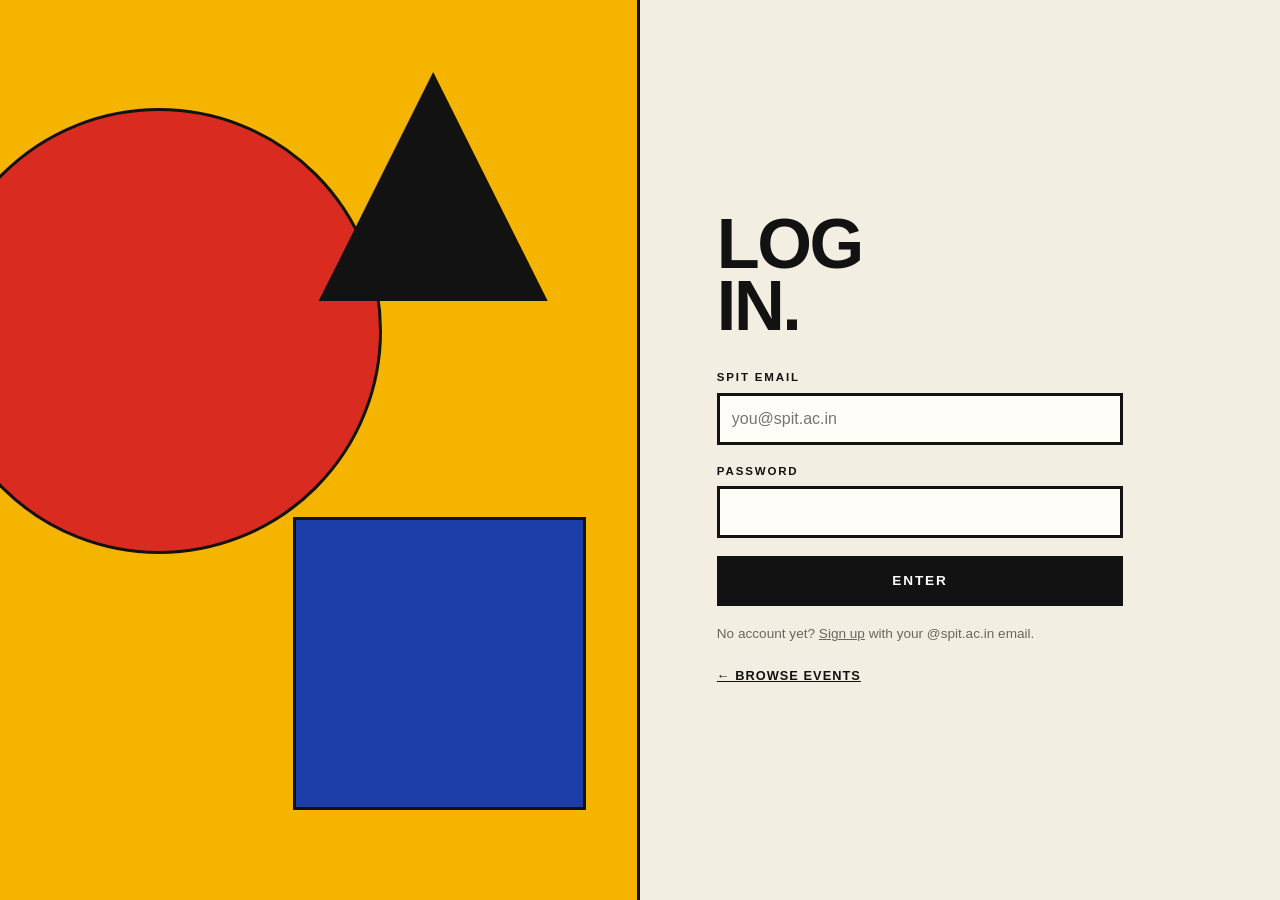
<file: web/admin.html>
<!doctype html>
<html lang="en">
<head>
<meta charset="utf-8">
<meta name="viewport" content="width=device-width, initial-scale=1">
<title>Dashboard · SPIT Events</title>
<link rel="stylesheet" href="css/bauhaus.css">
</head>
<body>
<main>
  <div class="page-title"><div class="wrap"><div>
    <p class="eyebrow"><span class="shape s-ink"></span>Council · Admin</p><h1>Dashboard</h1></div></div></div>

  <div class="tabs"><div class="wrap" role="tablist" id="tabs">
    <button role="tab" data-tab="t-over" aria-selected="true">Overview</button>
    <button role="tab" data-tab="t-alerts" aria-selected="false">Alerts <span class="count hidden" id="n-alerts">0</span></button>
    <button role="tab" data-tab="t-log" aria-selected="false">Activity</button>
    <button role="tab" data-tab="t-users" aria-selected="false">Accounts</button>
    <button role="tab" data-tab="t-committees" aria-selected="false">Committees</button>
    <button role="tab" data-tab="t-venues" aria-selected="false">Venues <span class="count hidden" id="n-flagged">0</span></button></div></div>

  <section class="wrap section" style="padding-top:32px">
    <div id="t-over"><div class="loading">Loading</div></div>
    <div id="t-alerts" class="hidden"></div>
    <div id="t-log" class="hidden"></div>
    <div id="t-users" class="hidden"></div>
    <div id="t-committees" class="hidden"></div>
    <div id="t-venues" class="hidden"></div>
  </section>
</main>
<script src="js/app.js"></script>
<script>
(async () => {
  const { $, $$, esc, api, fmt, shapeEl, toast, fail } = App;
  const me = await App.boot("admin", { require: "approver" });
  const loaders = { "t-over": overview, "t-alerts": alerts, "t-log": activity, "t-users": users, "t-committees": clubs, "t-venues": venues };
  const show = App.tabs(document, (name) => { loaders[name](); });
  const N = (v) => Number(v || 0);
  const safe = async (p, fallback) => { try { return await p; } catch (e) { fail(e); return fallback; } };

  /* ---------- overview ---------- */
  async function overview() {
    const [health, fill, trend, fin, pending, open] = await Promise.all([
      safe(api("/admin/health"), []), safe(api("/admin/fill-rate"), []), safe(api("/admin/trend"), []),
      safe(api("/admin/finance"), []), safe(api("/approvals/pending"), { events: [], venue_bookings: [] }), safe(api("/admin/alerts"), []),
    ]);
    setAlertCount(open.length);
    const count = (t) => N((health.find((h) => h.table_name === t) || {}).row_count);
    const income = fin.reduce((a, f) => a + N(f.registration_income), 0);
    const days = trend.slice(0, 14).reverse();
    const maxReg = Math.max(1, ...days.map((d) => N(d.registrations)));

    $("#t-over").innerHTML = `
      <div class="stats">
        <div class="stat c-yellow"><b>${count("event")}</b><span>Events</span></div>
        <div class="stat c-blue"><b>${count("registration")}</b><span>Registrations</span></div>
        <div class="stat c-red"><b>${pending.events.length + pending.venue_bookings.length}</b><span>Awaiting approval</span></div>
        <div class="stat c-white"><b>${count("student")}</b><span>Students</span></div>
        <div class="stat c-ink"><b>${fmt.moneyPlain(income)}</b><span>Fees collected</span></div>
      </div>

      <div class="grid g2" style="margin-top:32px">
        <div class="panel"><header class="blue"><h4>Seats filled</h4></header><div class="pad bars">
          ${fill.length ? fill.map((f) => `<div class="bar-row"><span>${esc(f.title)}</span>
            <div class="meter ${N(f.fill_percent) < 90 ? "ok" : ""}"><i style="width:${Math.min(100, N(f.fill_percent))}%"></i></div>
            <span class="num">${N(f.fill_percent)}%</span></div>`).join("") : `<p class="muted">No approved events yet.</p>`}
        </div></div>

        <div class="panel"><header class="red"><h4>Registrations per day</h4></header><div class="pad">
          ${days.length ? `<div class="spark" role="img" aria-label="Registrations per day, last ${days.length} days">${days.map((d) =>
            `<div title="${fmt.dateLong(d.reg_day)}: ${N(d.registrations)} registrations, ${N(d.cancelled)} cancelled" style="height:${Math.max(4, (N(d.registrations) / maxReg) * 100)}%"></div>`).join("")}</div>
            <div class="spark-label"><span>${fmt.dateLong(days[0].reg_day)}</span><span>${fmt.dateLong(days[days.length - 1].reg_day)}</span></div>`
            : `<p class="muted">No registrations yet.</p>`}
        </div></div>
      </div>

      <h2 style="margin:40px 0 16px">Money per event</h2>
      <div class="table-wrap"><table><thead><tr><th>Event</th><th class="num">Fees collected</th></tr></thead><tbody>
        ${fin.map((f) => `<tr><td>${esc(f.title)}</td><td class="num">${fmt.moneyPlain(f.registration_income)}</td></tr>`).join("") || `<tr><td colspan="2" class="muted">Nothing yet.</td></tr>`}
      </tbody></table></div>
      <p class="hint">Fees collected stays at ₹0 while no payment gateway is connected.</p>

      <details style="margin-top:32px"><summary>Rows in every table</summary>
        <div class="pad" style="display:grid;grid-template-columns:repeat(auto-fill,minmax(210px,1fr));gap:8px 24px">
        ${health.map((h) => `<div class="flex sp"><span>${esc(h.table_name)}</span><strong>${N(h.row_count)}</strong></div>`).join("")}</div></details>`;
  }

  /* ---------- alerts ---------- */
  function setAlertCount(n) { const c = $("#n-alerts"); c.textContent = n; c.classList.toggle("hidden", !n); }
  async function alerts() {
    const rows = await safe(api("/admin/alerts"), []);
    setAlertCount(rows.length);
    const sev = { CRITICAL: "red", WARNING: "yellow", INFO: "blue" };
    $("#t-alerts").innerHTML = rows.length ? rows.map((a) => `
      <article class="item"><span class="bar" style="background:var(--${sev[a.severity] || "ink"})"></span>
        <div><div class="flex"><span class="chip ${sev[a.severity] || ""}">${esc(a.severity)}</span><span class="upper muted">${esc(a.alert_type)} · ${fmt.stamp(a.created_at)}</span></div>
          <p style="margin-top:8px;font-weight:700">${esc(a.message)}</p></div>
        <div class="actions"><button class="btn small" data-resolve="${a.alert_id}" type="button">Resolve</button></div></article>`).join("")
      : `<div class="empty">${shapeEl("circle", "s-blue lg")}<h2>No open alerts</h2></div>`;
  }
  $("#t-alerts").addEventListener("click", async (ev) => {
    const b = ev.target.closest("[data-resolve]"); if (!b) return;
    b.disabled = true;
    try { await api(`/admin/alerts/${b.dataset.resolve}/resolve`, { method: "POST", body: {} }); toast("Alert resolved."); alerts(); }
    catch (e) { fail(e); b.disabled = false; }
  });

  /* ---------- activity ---------- */
  async function activity() {
    const rows = await safe(api("/admin/activity"), []);
    const col = { INSERT: "blue", UPDATE: "yellow", DELETE: "red" };
    $("#t-log").innerHTML = `<p class="hint" style="margin:0 0 12px">Every change to the main tables in the last 24 hours, newest first.</p>
      <div class="table-wrap"><table><thead><tr><th>When</th><th>Table</th><th>Action</th><th>Record</th><th>Data</th></tr></thead><tbody>
      ${rows.map((r) => `<tr><td style="white-space:nowrap">${fmt.stamp(r.changed_at)}</td><td>${esc(r.table_name)}</td>
        <td><span class="chip ${col[r.action_type] || ""}">${esc(r.action_type)}</span></td><td>${esc(r.record_key)}</td>
        <td><details><summary>View</summary><pre>${esc(JSON.stringify({ old: r.old_data, new: r.new_data }, null, 2))}</pre></details></td></tr>`).join("")
        || `<tr><td colspan="5" class="muted">Nothing in the last 24 hours.</td></tr>`}</tbody></table></div>`;
  }

  /* ---------- accounts ---------- */
  // Council can hand out up to council; only admins make admins. Permanent admins are locked for everyone.
  const ROLES = ["student", "committee", "council", "admin"];
  const grantable = me.role === "admin" ? ROLES : ["student", "committee", "council"];
  let committees = [], accounts = [];
  const locked = (u) => u.is_permanent || (u.role === "admin" && me.role !== "admin");
  function userRow(u) {
    const lock = locked(u);
    const roles = ROLES.filter((r) => r === u.role || grantable.includes(r));
    return `<tr data-id="${u.id}"><td><strong>${esc(u.name)}</strong><br><span class="muted">${esc(u.email)}</span></td>
      <td><select data-f="role" aria-label="Role for ${esc(u.name)}" ${lock ? "disabled" : ""}>${roles.map((r) => `<option ${r === u.role ? "selected" : ""}>${r}</option>`).join("")}</select>
        <select data-f="committee" aria-label="Committee for ${esc(u.name)}" class="${u.role === "committee" ? "" : "hidden"}" style="margin-top:6px" ${lock ? "disabled" : ""}>
          <option value="">Pick committee…</option>${committees.map((c) => `<option value="${c.committee_id}" ${c.committee_id === u.committee ? "selected" : ""}>${esc(c.committee)}</option>`).join("")}</select></td>
      <td><input type="checkbox" data-f="is_active" aria-label="Active" ${u.is_active ? "checked" : ""} ${lock ? "disabled" : ""}></td>
      <td>${u.is_permanent ? `<span class="chip ink">${u.is_root ? "Root" : "Permanent"}</span>`
        : me.is_root && u.role === "admin" ? `<button class="btn small ghost" data-perm type="button">Make permanent</button>` : `<span class="muted">—</span>`}</td></tr>`;
  }
  function drawUsers() {
    const q = ($("#u-q") ? $("#u-q").value : "").trim().toLowerCase();
    const rows = accounts.filter((u) => !q || (u.name + " " + u.email + " " + u.role).toLowerCase().includes(q));
    $("#u-body").innerHTML = rows.map(userRow).join("") || `<tr><td colspan="4" class="muted">No matching accounts.</td></tr>`;
  }
  async function users() {
    [accounts, committees] = await Promise.all([safe(api("/admin/users"), []), committees.length ? committees : safe(api("/committees"), [])]);
    $("#t-users").innerHTML = `
      <div class="split">
        <div><div class="field"><label for="u-q">Search</label><input id="u-q" placeholder="Name, email or role"></div>
        <div class="table-wrap"><table><thead><tr><th>Person</th><th>Role</th><th>Active</th><th>Permanent</th></tr></thead><tbody id="u-body"></tbody></table></div></div>
        <aside class="stack">
          <div class="note">New accounts sign up themselves with an @spit.ac.in email and start as <strong>student</strong>.</div>
          <div class="note blue"><strong>Committee</strong> = a committee's own account (e.g. ecell@spit.ac.in). It posts events and requests venues for that committee only.</div>
          <div class="note">${me.role === "admin" ? "Admins can give any role." : "Council can give student, committee or council."} Permanent admins can't be changed by anyone${me.is_root ? "; only you can make one." : "."}</div>
        </aside>
      </div>`;
    drawUsers();
  }
  const patchUser = async (id, body) => {
    try { await api("/admin/users/" + id, { method: "PATCH", body }); toast("Saved."); }
    catch (e) { fail(e); }
    users();
  };
  $("#t-users").addEventListener("input", (ev) => { if (ev.target.id === "u-q") drawUsers(); });
  $("#t-users").addEventListener("change", async (ev) => {
    const el = ev.target.closest("[data-f]"); if (!el) return;
    const tr = el.closest("tr"), id = tr.dataset.id, f = el.dataset.f;
    if (f === "role" && el.value === "committee") {
      // Needs a committee before it can be saved.
      const pick = tr.querySelector('[data-f="committee"]'); pick.classList.remove("hidden"); pick.focus();
      if (!pick.value) return toast("Now pick which committee this account posts for.");
      return patchUser(id, { role: "committee", committee: Number(pick.value) });
    }
    if (f === "committee") { if (el.value) patchUser(id, { role: "committee", committee: Number(el.value) }); return; }
    patchUser(id, { [f]: el.type === "checkbox" ? el.checked : el.value });
  });
  $("#t-users").addEventListener("click", (ev) => {
    const b = ev.target.closest("[data-perm]"); if (!b) return;
    const name = b.closest("tr").querySelector("strong").textContent;
    if (!confirm(`Make ${name} a PERMANENT admin? Nobody, including you, can undo this.`)) return;
    patchUser(b.closest("tr").dataset.id, { is_permanent: true });
  });

  /* ---------- committees ---------- */
  let clubRows = [];
  async function clubs() {
    clubRows = await safe(api("/committees"), []);
    committees = clubRows;   // the accounts tab's committee picker
    $("#t-committees").innerHTML = `
      <div class="split">
        <div class="table-wrap"><table><thead><tr><th>Committee</th><th>Coordinator</th><th class="num">Members</th><th class="num">Events</th><th></th></tr></thead><tbody>
          ${clubRows.map((c) => `<tr data-c="${c.committee_id}"><td><strong>${esc(c.committee)}</strong><br><span class="muted">${esc(c.email)}${c.founded_year ? " · since " + esc(c.founded_year) : ""}</span></td>
            <td>${c.coordinator_name ? `${esc(c.coordinator_name)}<br><span class="muted">${esc(c.coordinator_email || "")}</span>` : `<span class="muted">Not set</span>`}</td>
            <td class="num">${N(c.members)}</td><td class="num">${N(c.events_organized)}</td>
            <td><div class="flex"><button class="btn small ghost" data-cedit type="button">Edit</button>
              ${N(c.events_organized) ? "" : `<button class="btn small red" data-cdel type="button">Delete</button>`}</div></td></tr>`).join("")
            || `<tr><td colspan="5" class="muted">No committees yet.</td></tr>`}
        </tbody></table></div>
        <form class="panel" id="club-form" novalidate><header class="yellow"><h4 id="cf-title">Add committee</h4></header><div class="pad">
          <input type="hidden" id="cf-id">
          <div class="field"><label for="cf-name">Name</label><input id="cf-name" maxlength="80"></div>
          <div class="field"><label for="cf-email">Committee email</label><input id="cf-email" type="email" maxlength="100" placeholder="club@spit.ac.in"></div>
          <div class="field"><label for="cf-year">Founded (year)</label><input id="cf-year" type="number" min="1901" max="2155"></div>
          <div class="field"><label for="cf-cname">Coordinator name</label><input id="cf-cname" maxlength="80"></div>
          <div class="field"><label for="cf-cemail">Coordinator email</label><input id="cf-cemail" type="email" maxlength="100"></div>
          <button class="btn block" type="submit" id="cf-go">Add committee</button>
          <button class="btn block ghost hidden" type="button" id="cf-cancel" style="margin-top:10px">Cancel edit</button>
          <p class="hint">To let a committee post events, have it sign up with its email, then set that account's role to committee under Accounts.</p></div></form>
      </div>`;
  }
  function clubForm(c) {
    $("#cf-id").value = c ? c.committee_id : "";
    $("#cf-name").value = c ? c.committee : ""; $("#cf-email").value = c ? c.email : "";
    $("#cf-year").value = c && c.founded_year ? c.founded_year : "";
    $("#cf-cname").value = c ? c.coordinator_name || "" : ""; $("#cf-cemail").value = c ? c.coordinator_email || "" : "";
    $("#cf-title").textContent = c ? "Edit " + c.committee : "Add committee";
    $("#cf-go").textContent = c ? "Save changes" : "Add committee";
    $("#cf-cancel").classList.toggle("hidden", !c);
  }
  $("#t-committees").addEventListener("click", async (ev) => {
    if (ev.target.id === "cf-cancel") return clubForm(null);
    const row = ev.target.closest("[data-c]"); if (!row) return;
    const c = clubRows.find((x) => String(x.committee_id) === row.dataset.c);
    if (ev.target.closest("[data-cedit]")) { clubForm(c); $("#cf-name").focus(); return; }
    if (ev.target.closest("[data-cdel]")) {
      if (!confirm(`Delete ${c.committee}? Its member list goes too.`)) return;
      try { await api("/committees/" + c.committee_id, { method: "DELETE" }); toast("Committee deleted."); clubs(); }
      catch (e) { fail(e); }
    }
  });
  $("#t-committees").addEventListener("submit", async (ev) => {
    if (ev.target.id !== "club-form") return;
    ev.preventDefault();
    const id = $("#cf-id").value, year = $("#cf-year").value;
    const body = { name: $("#cf-name").value.trim(), email: $("#cf-email").value.trim(), founded_year: year ? Number(year) : null,
      coordinator_name: $("#cf-cname").value.trim(), coordinator_email: $("#cf-cemail").value.trim() };
    if (!body.name || !body.email) return toast("Name and committee email are required.", "err");
    try {
      await api(id ? "/committees/" + id : "/committees", { method: id ? "PATCH" : "POST", body });
      toast(id ? "Committee saved." : "Committee added."); clubs();
    } catch (e) { fail(e); }
  });

  /* ---------- venues ---------- */
  async function venues() {
    const rows = await safe(api("/venues?all=1"), []);
    const flagged = rows.reduce((a, v) => a + N(v.flagged), 0);
    const c = $("#n-flagged"); c.textContent = flagged; c.classList.toggle("hidden", !flagged);
    $("#t-venues").innerHTML = `
      <div class="split">
        <div class="table-wrap"><table><thead><tr><th>Venue</th><th class="num">Seats</th><th>Status</th><th></th></tr></thead><tbody>
          ${rows.map((v) => `<tr data-v="${v.venue_id}"><td><strong>${esc(v.venue_name)}</strong><br><span class="muted">${esc(v.location || "")}</span>
              ${N(v.flagged) ? `<br><a href="approvals.html#flagged" class="chip red">${N(v.flagged)} booking${N(v.flagged) > 1 ? "s" : ""} to decide</a>` : ""}</td>
            <td class="num">${N(v.capacity)}</td><td>${App.statusChip(v.status)}</td>
            <td><div class="flex">${v.status === "Active"
              ? `<button class="btn small yellow" data-vs="Suspended" type="button">Suspend</button>`
              : `<button class="btn small blue" data-vs="Active" type="button">${v.status === "Removed" ? "Restore" : "Reactivate"}</button>`}
              ${v.status !== "Removed" ? `<button class="btn small red" data-vs="Removed" type="button">Remove</button>` : ""}</div></td></tr>`).join("")
            || `<tr><td colspan="4" class="muted">No venues yet.</td></tr>`}
        </tbody></table></div>
        <aside class="stack">
          <form class="panel" id="new-venue" novalidate><header class="yellow"><h4>Add venue</h4></header><div class="pad">
            <div class="field"><label for="nv-name">Name</label><input id="nv-name" maxlength="80"></div>
            <div class="field"><label for="nv-cap">Seats</label><input id="nv-cap" type="number" min="1" value="60"></div>
            <div class="field"><label for="nv-loc">Location</label><input id="nv-loc" maxlength="80" placeholder="e.g. SPIT Campus, 3rd floor"></div>
            <button class="btn block" type="submit">Add venue</button></div></form>
          <div class="note">Suspending or removing a venue flags its upcoming bookings. Keep or cancel each one under <a href="approvals.html#flagged">Approvals → Flagged</a>.</div>
        </aside>
      </div>`;
  }
  $("#t-venues").addEventListener("click", async (ev) => {
    const b = ev.target.closest("[data-vs]"); if (!b) return;
    const id = b.closest("tr").dataset.v, to = b.dataset.vs;
    if (to === "Removed" && !confirm("Remove this venue? Committees won't be able to request it. Its upcoming bookings get flagged.")) return;
    b.disabled = true;
    try {
      const v = await api("/venues/" + id, { method: "PATCH", body: { status: to } });
      toast(`${v.venue_name}: ${v.status}.` + (N(v.flagged) ? ` ${N(v.flagged)} booking(s) flagged for a decision.` : ""));
    } catch (e) { fail(e); }
    venues();
  });
  $("#t-venues").addEventListener("submit", async (ev) => {
    if (ev.target.id !== "new-venue") return;
    ev.preventDefault();
    const venue_name = $("#nv-name").value.trim(), capacity = Number($("#nv-cap").value), location = $("#nv-loc").value.trim();
    if (!venue_name) return toast("Give the venue a name.", "err");
    if (!(capacity >= 1)) return toast("Seats must be at least 1.", "err");
    try { await api("/venues", { method: "POST", body: { venue_name, capacity, location } }); toast("Venue added."); venues(); }
    catch (e) { fail(e); }
  });

  show("t-over");
})();
</script>
</body>
</html>
</file>
<file: web/css/bauhaus.css>
/* ==========================================================================
   SPIT EVENTS: Bauhaus UI
   Rules: three primaries + black + paper. Flat fills, hard 3px rules, no shadows, no rounded corners
   (except true circles). Geometric sans, heavy and uppercase for display. Shapes carry meaning.
   ========================================================================== */

:root {
  --paper:  #F3EEE2;
  --white:  #FFFDF7;
  --ink:    #121212;
  --red:    #D92B1F;
  --yellow: #F4B400;
  --blue:   #1D3DA8;
  --grey:   #6B675E;
  --rule:   3px solid var(--ink);
  --gap:    24px;
  --font: "Futura", "Futura PT", "Century Gothic", "Avenir Next", "Jost", "Trebuchet MS", "Helvetica Neue", Arial, sans-serif;
}

*, *::before, *::after { box-sizing: border-box; }
html { -webkit-text-size-adjust: 100%; }
body {
  margin: 0; background: var(--paper); color: var(--ink);
  font-family: var(--font); font-size: 16px; line-height: 1.5;
  min-height: 100vh; display: flex; flex-direction: column;
}
main { flex: 1; }
img, svg { max-width: 100%; display: block; }
a { color: inherit; }
:focus-visible { outline: 3px solid var(--blue); outline-offset: 3px; }
::selection { background: var(--yellow); color: var(--ink); }

.wrap { width: min(1200px, 100% - 32px); margin-inline: auto; }

/* ---------- type ---------- */
h1, h2, h3, h4 { margin: 0; font-weight: 800; text-transform: uppercase; letter-spacing: -0.01em; line-height: 1; }
h1 { font-size: clamp(2.6rem, 8vw, 6rem); letter-spacing: -0.035em; line-height: .88; }
h2 { font-size: clamp(1.6rem, 3.4vw, 2.4rem); }
h3 { font-size: 1.25rem; line-height: 1.1; }
h4 { font-size: .8rem; letter-spacing: .14em; }
p { margin: 0; }
.eyebrow { font-size: .78rem; font-weight: 700; letter-spacing: .18em; text-transform: uppercase; }
.muted { color: var(--grey); }
.big-num { font-size: 3.2rem; font-weight: 800; line-height: .85; letter-spacing: -0.04em; }
.upper { text-transform: uppercase; letter-spacing: .08em; font-weight: 700; font-size: .8rem; }

/* ---------- shapes ---------- */
.shape { display: inline-block; width: 28px; height: 28px; flex: none; background: var(--ink); }
.shape.circle { border-radius: 50%; }
.shape.tri    { clip-path: polygon(50% 4%, 100% 96%, 0 96%); }
.shape.half   { border-radius: 28px 28px 0 0; height: 14px; margin-top: 14px; }
.shape.ring   { border-radius: 50%; background: transparent; border: 6px solid var(--ink); }
.shape.lg { width: 56px; height: 56px; }
.shape.lg.half { border-radius: 56px 56px 0 0; height: 28px; margin-top: 28px; }
.shape.lg.ring { border-width: 10px; }
.s-red { background: var(--red); } .s-yellow { background: var(--yellow); } .s-blue { background: var(--blue); } .s-ink { background: var(--ink); }
.shape.ring.s-red { background: transparent; border-color: var(--red); }

/* ---------- header ---------- */
.site-head { background: var(--white); border-bottom: var(--rule); position: sticky; top: 0; z-index: 20; }
.site-head .wrap { display: flex; align-items: stretch; gap: 20px; min-height: 64px; flex-wrap: wrap; }
.brand { display: flex; align-items: center; gap: 12px; text-decoration: none; padding: 8px 0; }
.brand .mark { display: flex; gap: 3px; align-items: flex-end; }
.brand .mark i { display: block; width: 18px; height: 18px; }
.brand .mark i:nth-child(1) { background: var(--red); border-radius: 50%; }
.brand .mark i:nth-child(2) { background: var(--yellow); }
.brand .mark i:nth-child(3) { background: var(--blue); clip-path: polygon(50% 0, 100% 100%, 0 100%); }
.brand b { font-weight: 800; letter-spacing: .06em; text-transform: uppercase; font-size: 1.05rem; line-height: 1; }
.brand b span { display: block; font-size: .62rem; letter-spacing: .28em; font-weight: 700; color: var(--grey); margin-top: 3px; }

.nav { display: flex; align-items: stretch; margin-left: auto; flex-wrap: wrap; }
.nav a, .nav button {
  display: flex; align-items: center; padding: 0 16px; min-height: 44px;
  font: inherit; font-size: .8rem; font-weight: 800; letter-spacing: .14em; text-transform: uppercase;
  color: var(--ink); text-decoration: none; background: none; border: 0; border-left: 3px solid transparent; cursor: pointer;
  border-bottom: 6px solid transparent;
}
.nav a:hover, .nav button:hover { background: var(--yellow); }
.nav a[aria-current="page"] { border-bottom-color: var(--red); }
.nav .who { align-self: center; font-size: .72rem; font-weight: 700; letter-spacing: .1em; color: var(--grey); padding: 0 12px; text-transform: uppercase; }
.nav .login { background: var(--ink); color: var(--white); }
.nav .login:hover { background: var(--red); }

/* ---------- buttons / chips ---------- */
.btn {
  display: inline-flex; align-items: center; justify-content: center; gap: 10px;
  padding: 12px 22px; min-height: 46px;
  font: inherit; font-size: .85rem; font-weight: 800; letter-spacing: .14em; text-transform: uppercase; text-decoration: none;
  background: var(--ink); color: var(--white); border: var(--rule); cursor: pointer;
  transition: background .12s, color .12s;
}
.btn:hover { background: var(--red); border-color: var(--ink); }
.btn.blue { background: var(--blue); } .btn.blue:hover { background: var(--ink); }
.btn.red { background: var(--red); } .btn.red:hover { background: var(--ink); }
.btn.yellow { background: var(--yellow); color: var(--ink); } .btn.yellow:hover { background: var(--ink); color: var(--yellow); }
.btn.ghost { background: transparent; color: var(--ink); } .btn.ghost:hover { background: var(--ink); color: var(--white); }
.btn.small { padding: 6px 12px; min-height: 36px; font-size: .72rem; }
.btn.block { width: 100%; }
.btn[disabled] { opacity: .35; cursor: not-allowed; pointer-events: none; }

.chip {
  display: inline-block; padding: 3px 10px; border: 2px solid var(--ink);
  font-size: .7rem; font-weight: 800; letter-spacing: .14em; text-transform: uppercase; background: var(--white);
}
.chip.yellow { background: var(--yellow); } .chip.blue { background: var(--blue); color: var(--white); border-color: var(--blue); }
.chip.red { background: var(--red); color: var(--white); border-color: var(--red); } .chip.ink { background: var(--ink); color: var(--white); }

.filters { display: flex; gap: 8px; flex-wrap: wrap; }
.filters button {
  font: inherit; font-size: .75rem; font-weight: 800; letter-spacing: .12em; text-transform: uppercase;
  padding: 8px 14px; background: var(--white); border: 2px solid var(--ink); cursor: pointer; display: flex; gap: 8px; align-items: center;
}
.filters button .shape { width: 12px; height: 12px; border-width: 3px; }
.filters button .shape.half { height: 6px; margin-top: 6px; border-radius: 12px 12px 0 0; }
.filters button:hover { background: var(--yellow); }
.filters button[aria-pressed="true"] { background: var(--ink); color: var(--white); }

/* ---------- forms ---------- */
label { display: block; font-size: .72rem; font-weight: 800; letter-spacing: .16em; text-transform: uppercase; margin-bottom: 6px; }
input, select, textarea {
  width: 100%; font: inherit; font-size: 1rem; color: var(--ink); background: var(--white);
  border: var(--rule); border-radius: 0; padding: 11px 12px; min-height: 46px; appearance: none; -webkit-appearance: none;
}
select {
  background-image: linear-gradient(45deg, transparent 50%, var(--ink) 50%), linear-gradient(135deg, var(--ink) 50%, transparent 50%);
  background-position: calc(100% - 20px) 50%, calc(100% - 14px) 50%; background-size: 6px 6px; background-repeat: no-repeat; padding-right: 36px;
}
textarea { min-height: 88px; resize: vertical; }
input:focus, select:focus, textarea:focus { outline: none; background: #FFF6D1; box-shadow: inset 0 -6px 0 var(--yellow); }
input[type="checkbox"] { width: 24px; min-height: 24px; height: 24px; padding: 0; position: relative; }
input[type="checkbox"]:checked { background: var(--ink); }
input[type="checkbox"]:checked::after { content: ""; position: absolute; inset: 4px; background: var(--yellow); }
.field { margin-bottom: 18px; }
.row { display: grid; gap: 16px; grid-template-columns: repeat(auto-fit, minmax(190px, 1fr)); }
.hint { font-size: .85rem; color: var(--grey); margin-top: 6px; }

/* ---------- layout blocks ---------- */
.section { padding: 48px 0; }
.rule-top { border-top: var(--rule); }
.page-title { padding: 40px 0 28px; border-bottom: var(--rule); background: var(--white); }
.page-title .wrap { display: flex; align-items: flex-end; justify-content: space-between; gap: 24px; flex-wrap: wrap; }
.page-title h1 { font-size: clamp(2.2rem, 6vw, 4.2rem); }
.page-title .eyebrow { margin-bottom: 14px; display: flex; align-items: center; gap: 10px; }

.panel { background: var(--white); border: var(--rule); }
.panel > header { padding: 12px 18px; border-bottom: var(--rule); display: flex; align-items: center; justify-content: space-between; gap: 12px; }
.panel .pad { padding: 22px; }
.panel.yellow > header, .panel > header.yellow { background: var(--yellow); }
.panel > header.blue { background: var(--blue); color: var(--white); }
.panel > header.red { background: var(--red); color: var(--white); }
.panel > header.ink { background: var(--ink); color: var(--white); }

.grid { display: grid; gap: var(--gap); }
.g3 { grid-template-columns: repeat(auto-fill, minmax(290px, 1fr)); }
.g2 { grid-template-columns: repeat(auto-fit, minmax(340px, 1fr)); }
.split { display: grid; gap: var(--gap); grid-template-columns: 1.6fr 1fr; align-items: start; }
@media (max-width: 860px) { .split { grid-template-columns: 1fr; } }

/* ---------- hero (home) ---------- */
.hero { border-bottom: var(--rule); background: var(--paper); overflow: hidden; }
.hero .wrap { display: grid; grid-template-columns: 1.3fr 1fr; gap: 32px; align-items: center; padding: 56px 0 48px; }
.hero p.lead { font-size: 1.2rem; max-width: 34ch; margin-top: 24px; font-weight: 500; }
.hero h1 em { font-style: normal; color: var(--red); }
.compose { position: relative; aspect-ratio: 1 / 1; max-width: 440px; width: 100%; justify-self: end; }
.compose > * { position: absolute; }
.compose .c1 { width: 62%; height: 62%; border-radius: 50%; background: var(--yellow); top: 0; left: 0; border: var(--rule); }
.compose .c2 { width: 54%; height: 54%; background: var(--blue); right: 0; top: 14%; border: var(--rule); }
.compose .c3 { width: 50%; height: 50%; background: var(--red); left: 18%; bottom: 0; clip-path: polygon(50% 0, 100% 100%, 0 100%); }
.compose .c4 { width: 100%; height: 3px; background: var(--ink); left: 0; top: 66%; }
.compose .c5 { width: 3px; height: 100%; background: var(--ink); left: 66%; top: 0; }
@media (max-width: 760px) { .hero .wrap { grid-template-columns: 1fr; padding: 32px 0; } .compose { max-width: 240px; justify-self: start; } }

.toolbar { display: flex; gap: 16px; align-items: center; justify-content: space-between; flex-wrap: wrap; padding: 22px 0; }
.toolbar input[type="search"] { max-width: 320px; }

/* ---------- event card ---------- */
.card { display: flex; flex-direction: column; background: var(--white); border: var(--rule); text-decoration: none; transition: transform .12s; }
.card:hover { transform: translate(-4px, -4px); }
.card:hover .card-top { background-image: none; }
.card-top { display: flex; align-items: flex-start; justify-content: space-between; padding: 16px; border-bottom: var(--rule); min-height: 132px; }
.card-top .cat { margin-top: 10px; display: block; }
.card-top .date { text-align: right; }
.card-top .date b { display: block; font-size: 3.4rem; font-weight: 800; line-height: .8; letter-spacing: -0.05em; }
.card-top .date i { font-style: normal; font-size: .8rem; font-weight: 800; letter-spacing: .2em; }
.c-blue { background: var(--blue); color: var(--white); }
.c-yellow { background: var(--yellow); }
.c-red { background: var(--red); color: var(--white); }
.c-ink { background: var(--ink); color: var(--white); }
.c-white { background: var(--white); }
.c-blue .shape, .c-red .shape, .c-ink .shape { background: var(--white); } .c-blue .shape.ring, .c-red .shape.ring, .c-ink .shape.ring { background: transparent; border-color: var(--white); }
.card-body { padding: 18px 16px 16px; display: flex; flex-direction: column; gap: 10px; flex: 1; }
.card-body h3 { font-size: 1.45rem; }
.card-meta { margin-top: auto; padding-top: 14px; border-top: 2px solid var(--ink); display: flex; justify-content: space-between; align-items: baseline; gap: 8px; font-weight: 800; text-transform: uppercase; letter-spacing: .06em; font-size: .85rem; }
.price { font-size: 1.4rem; letter-spacing: -0.02em; }

.empty { border: var(--rule); background: var(--white); padding: 40px; text-align: center; }
.empty .shape { margin-bottom: 14px; }

/* ---------- detail ---------- */
.detail-head { border-bottom: var(--rule); }
.detail-head .wrap { padding: 40px 0 32px; display: grid; grid-template-columns: 1fr auto; gap: 24px; align-items: end; }
.detail-head h1 { font-size: clamp(2.4rem, 7vw, 5rem); }
.detail-head .eyebrow { display: flex; gap: 12px; align-items: center; margin-bottom: 18px; }
.detail-head .date-block { text-align: right; }
.detail-head .date-block b { font-size: clamp(4rem, 10vw, 7rem); font-weight: 800; line-height: .8; letter-spacing: -0.06em; display: block; }
@media (max-width: 760px) { .detail-head .wrap { grid-template-columns: 1fr; } .detail-head .date-block { text-align: left; } }

.facts { display: grid; grid-template-columns: repeat(2, 1fr); border: var(--rule); background: var(--white); }
.facts > div { padding: 14px 16px; border-bottom: var(--rule); }
.facts > div:nth-child(odd) { border-right: var(--rule); }
.facts > div:nth-last-child(-n+2) { border-bottom: 0; }
.facts dt { font-size: .68rem; font-weight: 800; letter-spacing: .18em; text-transform: uppercase; color: var(--grey); }
.facts dd { margin: 4px 0 0; font-size: 1.25rem; font-weight: 800; text-transform: uppercase; }

.session { display: grid; grid-template-columns: 84px 1fr; border: var(--rule); background: var(--white); margin-bottom: 14px; }
.session .no { background: var(--ink); color: var(--white); display: flex; flex-direction: column; align-items: center; justify-content: center; padding: 12px 0; }
.session .no b { font-size: 2.2rem; font-weight: 800; line-height: .9; }
.session .no span { font-size: .6rem; letter-spacing: .2em; font-weight: 700; }
.session .info { padding: 14px 18px; display: grid; gap: 6px; }
.session .info h3 { font-size: 1.1rem; }
.session .when { font-weight: 700; font-size: .9rem; letter-spacing: .04em; text-transform: uppercase; }
.venue-line { display: flex; align-items: center; gap: 8px; flex-wrap: wrap; }

.meter { height: 18px; border: var(--rule); background: var(--white); position: relative; }
.meter i { position: absolute; inset: 0 auto 0 0; background: var(--red); }
.meter.ok i { background: var(--blue); }

/* ---------- notices ---------- */
#toasts { position: fixed; left: 0; right: 0; top: 76px; z-index: 50; display: grid; gap: 8px; justify-items: center; padding: 0 16px; pointer-events: none; }
.toast { pointer-events: auto; display: flex; gap: 14px; align-items: center; min-width: min(460px, 100%); max-width: 640px; padding: 12px 16px; background: var(--ink); color: var(--white); border: var(--rule); font-weight: 700; }
.toast::before { content: ""; width: 20px; height: 20px; flex: none; background: var(--yellow); }
.toast.ok::before { background: var(--blue); border: 2px solid var(--white); border-radius: 50%; }
.toast.err { background: var(--red); border-color: var(--ink); }
.toast.err::before { background: var(--white); clip-path: polygon(50% 0, 100% 100%, 0 100%); }
.note { border: var(--rule); padding: 14px 16px; background: var(--yellow); font-weight: 700; }
.note.blue { background: var(--blue); color: var(--white); }
.note.red { background: var(--red); color: var(--white); }

/* ---------- tabs ---------- */
.tabs { border-bottom: var(--rule); background: var(--white); }
.tabs .wrap { display: flex; flex-wrap: wrap; }
.tabs button:first-child { border-left: var(--rule); }
.tabs button {
  font: inherit; font-size: .8rem; font-weight: 800; letter-spacing: .14em; text-transform: uppercase;
  padding: 14px 22px; background: none; border: 0; border-right: var(--rule); cursor: pointer; display: flex; align-items: center; gap: 10px;
}
.tabs button:hover { background: var(--yellow); }
.tabs button[aria-selected="true"] { background: var(--ink); color: var(--white); }
.tabs .count { background: var(--red); color: var(--white); padding: 1px 8px; font-size: .72rem; }

/* ---------- tables / lists ---------- */
.table-wrap { overflow-x: auto; border: var(--rule); background: var(--white); }
table { width: 100%; border-collapse: collapse; font-size: .92rem; }
th { text-align: left; font-size: .68rem; letter-spacing: .16em; text-transform: uppercase; font-weight: 800; background: var(--ink); color: var(--white); padding: 10px 14px; white-space: nowrap; }
td { padding: 10px 14px; border-top: 2px solid var(--ink); vertical-align: middle; }
tr:first-child td { border-top: 0; }
td.num, th.num { text-align: right; font-variant-numeric: tabular-nums; }
td select, td input { min-height: 36px; padding: 4px 8px; font-size: .9rem; }
td select { padding-right: 28px; }

.item { display: grid; grid-template-columns: auto 1fr auto; gap: 18px; align-items: center; padding: 18px; border: var(--rule); background: var(--white); margin-bottom: 14px; }
.item .bar { width: 14px; align-self: stretch; }
.item h3 { margin-bottom: 4px; }
.item .actions { display: flex; gap: 8px; flex-wrap: wrap; justify-content: flex-end; }
@media (max-width: 700px) { .item { grid-template-columns: auto 1fr; } .item .actions { grid-column: 1 / -1; justify-content: flex-start; } }

.ticket { display: grid; grid-template-columns: 110px 1fr auto; border: var(--rule); background: var(--white); margin-bottom: 14px; }
.ticket .stub { padding: 14px 10px; text-align: center; border-right: 3px dashed var(--ink); display: flex; flex-direction: column; justify-content: center; }
.ticket .stub b { font-size: 2.4rem; line-height: .85; font-weight: 800; letter-spacing: -0.05em; }
.ticket .stub span { font-size: .72rem; font-weight: 800; letter-spacing: .2em; }
.ticket .mid { padding: 14px 18px; display: grid; gap: 6px; align-content: center; }
.ticket .end { padding: 14px 18px; display: flex; flex-direction: column; gap: 8px; align-items: flex-end; justify-content: center; border-left: 3px dashed var(--ink); }
@media (max-width: 700px) { .ticket { grid-template-columns: 84px 1fr; } .ticket .end { grid-column: 1 / -1; border-left: 0; border-top: 3px dashed var(--ink); flex-direction: row; align-items: center; justify-content: space-between; } }

.stat { padding: 18px; border: var(--rule); }
.stat b { display: block; overflow-wrap: anywhere; font-size: clamp(2rem, 3.6vw, 3rem); font-weight: 800; letter-spacing: -0.05em; line-height: .9; }
.stat span { display: block; margin-top: 10px; font-size: .72rem; font-weight: 800; letter-spacing: .16em; text-transform: uppercase; }
.stats { display: grid; grid-template-columns: repeat(auto-fit, minmax(190px, 1fr)); gap: 0; }
.stats .stat { border-right: 0; } .stats .stat:last-child { border-right: var(--rule); }
@media (max-width: 700px) { .stats .stat { border-right: var(--rule); margin-top: -3px; } }

.bars { display: grid; gap: 14px; }
.bars .bar-row { display: grid; grid-template-columns: minmax(120px, 220px) 1fr 64px; gap: 14px; align-items: center; font-weight: 700; font-size: .9rem; }
.bars .bar-row .meter { height: 22px; }
.spark { display: flex; align-items: flex-end; gap: 6px; height: 160px; padding: 0 4px; border-bottom: var(--rule); }
.spark div { flex: 1; background: var(--blue); min-width: 8px; position: relative; }
.spark div.alt { background: var(--red); }
.spark-label { display: flex; justify-content: space-between; font-size: .7rem; font-weight: 800; letter-spacing: .12em; text-transform: uppercase; margin-top: 8px; color: var(--grey); }

details { border: 2px solid var(--ink); background: var(--paper); }
details summary { cursor: pointer; padding: 8px 12px; font-weight: 800; font-size: .72rem; letter-spacing: .14em; text-transform: uppercase; }
details pre { margin: 0; padding: 10px 12px; overflow-x: auto; font-size: .78rem; border-top: 2px solid var(--ink); background: var(--white); }

/* ---------- login ---------- */
.login-wrap { display: grid; grid-template-columns: 1fr 1fr; min-height: calc(100vh - 70px); }
.login-art { background: var(--yellow); border-right: var(--rule); position: relative; overflow: hidden; }
.login-art .c1 { position: absolute; width: 70%; aspect-ratio: 1; border-radius: 50%; background: var(--red); border: var(--rule); left: -10%; top: 12%; }
.login-art .c2 { position: absolute; width: 46%; aspect-ratio: 1; background: var(--blue); border: var(--rule); right: 8%; bottom: 10%; }
.login-art .c3 { position: absolute; width: 36%; aspect-ratio: 1; background: var(--ink); right: 14%; top: 8%; clip-path: polygon(50% 0, 100% 100%, 0 100%); }
.login-form { padding: 56px clamp(20px, 6vw, 80px); display: flex; flex-direction: column; justify-content: center; max-width: 560px; width: 100%; }
.login-form h1 { font-size: clamp(2.6rem, 6vw, 4.4rem); margin-bottom: 32px; }
@media (max-width: 800px) { .login-wrap { grid-template-columns: 1fr; } .login-art { min-height: 160px; border-right: 0; border-bottom: var(--rule); } }

/* ---------- footer ---------- */
.site-foot { border-top: var(--rule); background: var(--ink); color: var(--white); margin-top: 64px; }
.site-foot .wrap { display: flex; justify-content: space-between; align-items: center; gap: 16px; flex-wrap: wrap; padding: 22px 0; font-size: .75rem; font-weight: 700; letter-spacing: .14em; text-transform: uppercase; }
.site-foot .mark { display: flex; gap: 6px; } .site-foot .mark i { width: 14px; height: 14px; display: block; }
.site-foot .mark i:nth-child(1) { background: var(--red); border-radius: 50%; } .site-foot .mark i:nth-child(2) { background: var(--yellow); } .site-foot .mark i:nth-child(3) { background: var(--blue); clip-path: polygon(50% 0, 100% 100%, 0 100%); }

.hidden { display: none !important; }
.stack > * + * { margin-top: 16px; }
.flex { display: flex; gap: 12px; align-items: center; flex-wrap: wrap; }
.sp { justify-content: space-between; }
.loading { padding: 48px 0; font-weight: 800; letter-spacing: .2em; text-transform: uppercase; display: flex; gap: 12px; align-items: center; }
.loading::before { content: ""; width: 22px; height: 22px; background: var(--red); border-radius: 50%; animation: pulse 1s steps(2) infinite; }
@keyframes pulse { 50% { background: var(--blue); border-radius: 0; } }
@media (prefers-reduced-motion: reduce) { .loading::before { animation: none; } .card { transition: none; } }
</file>
